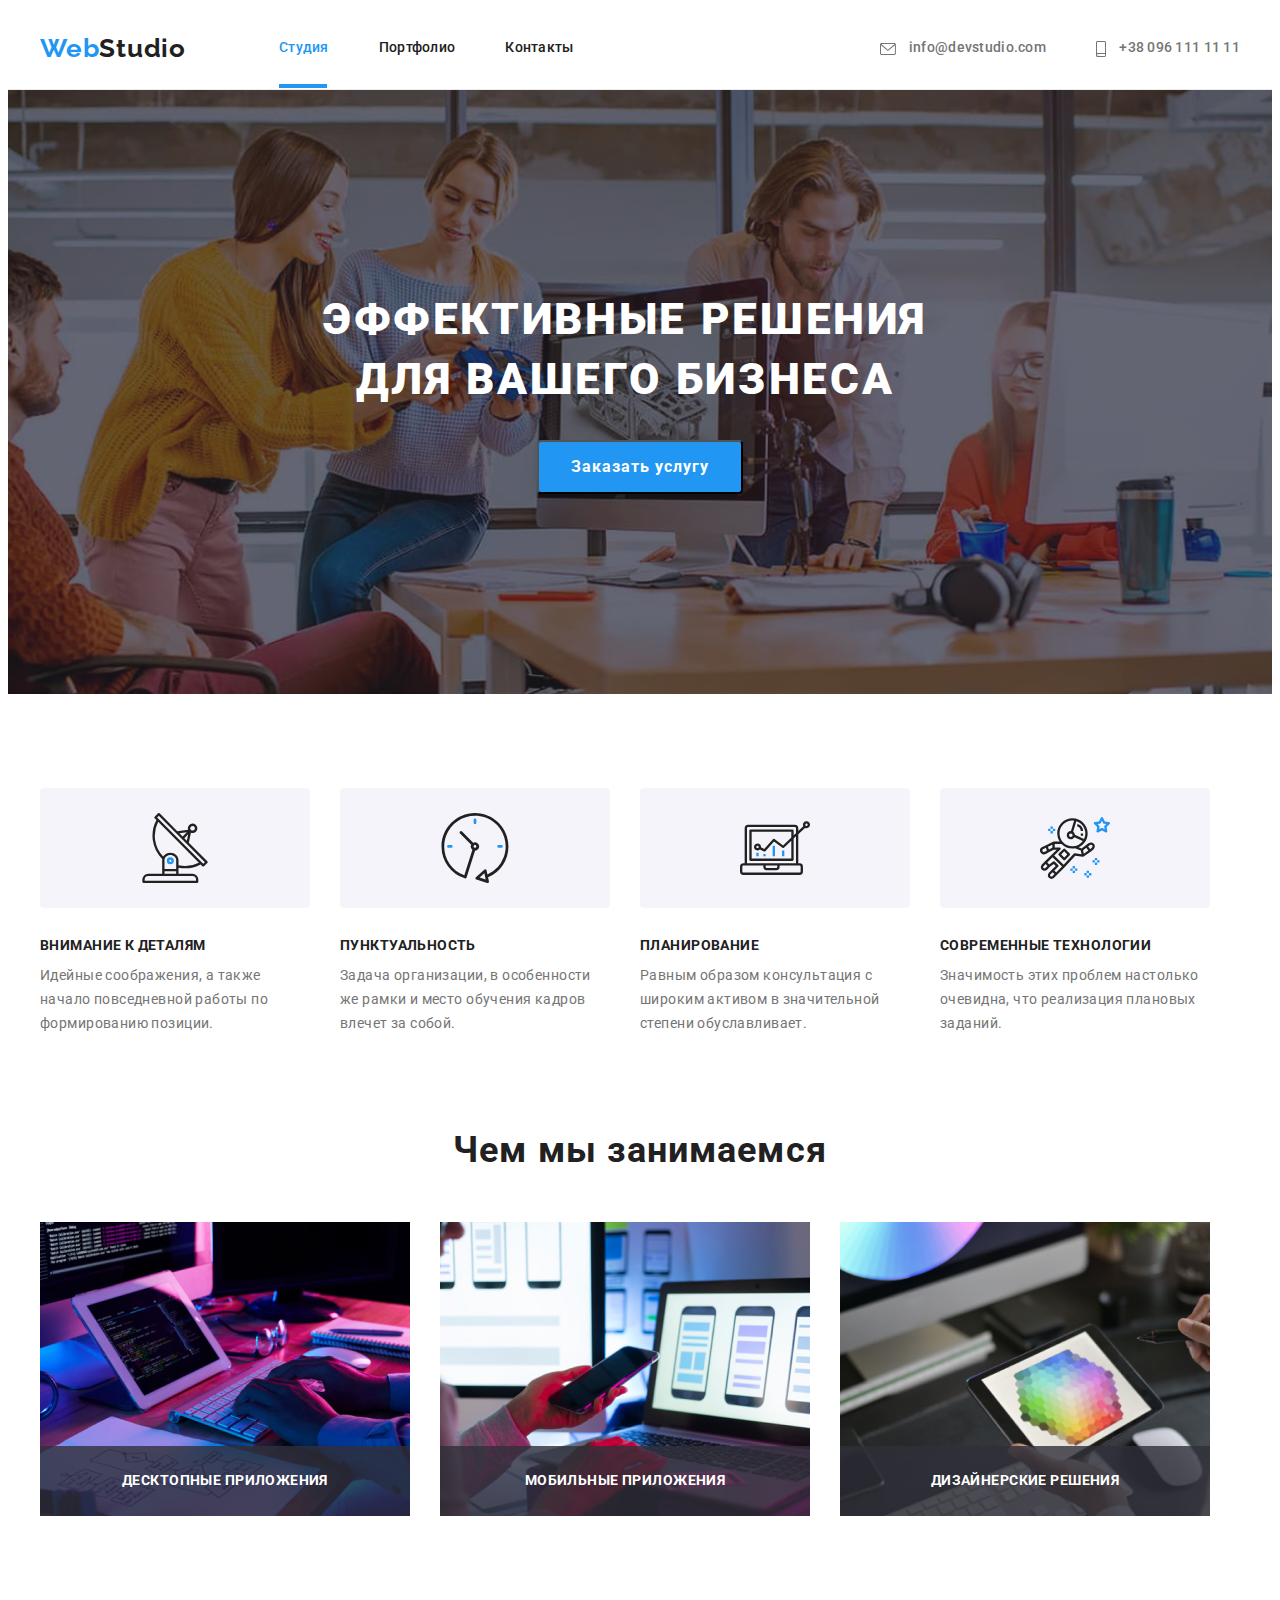
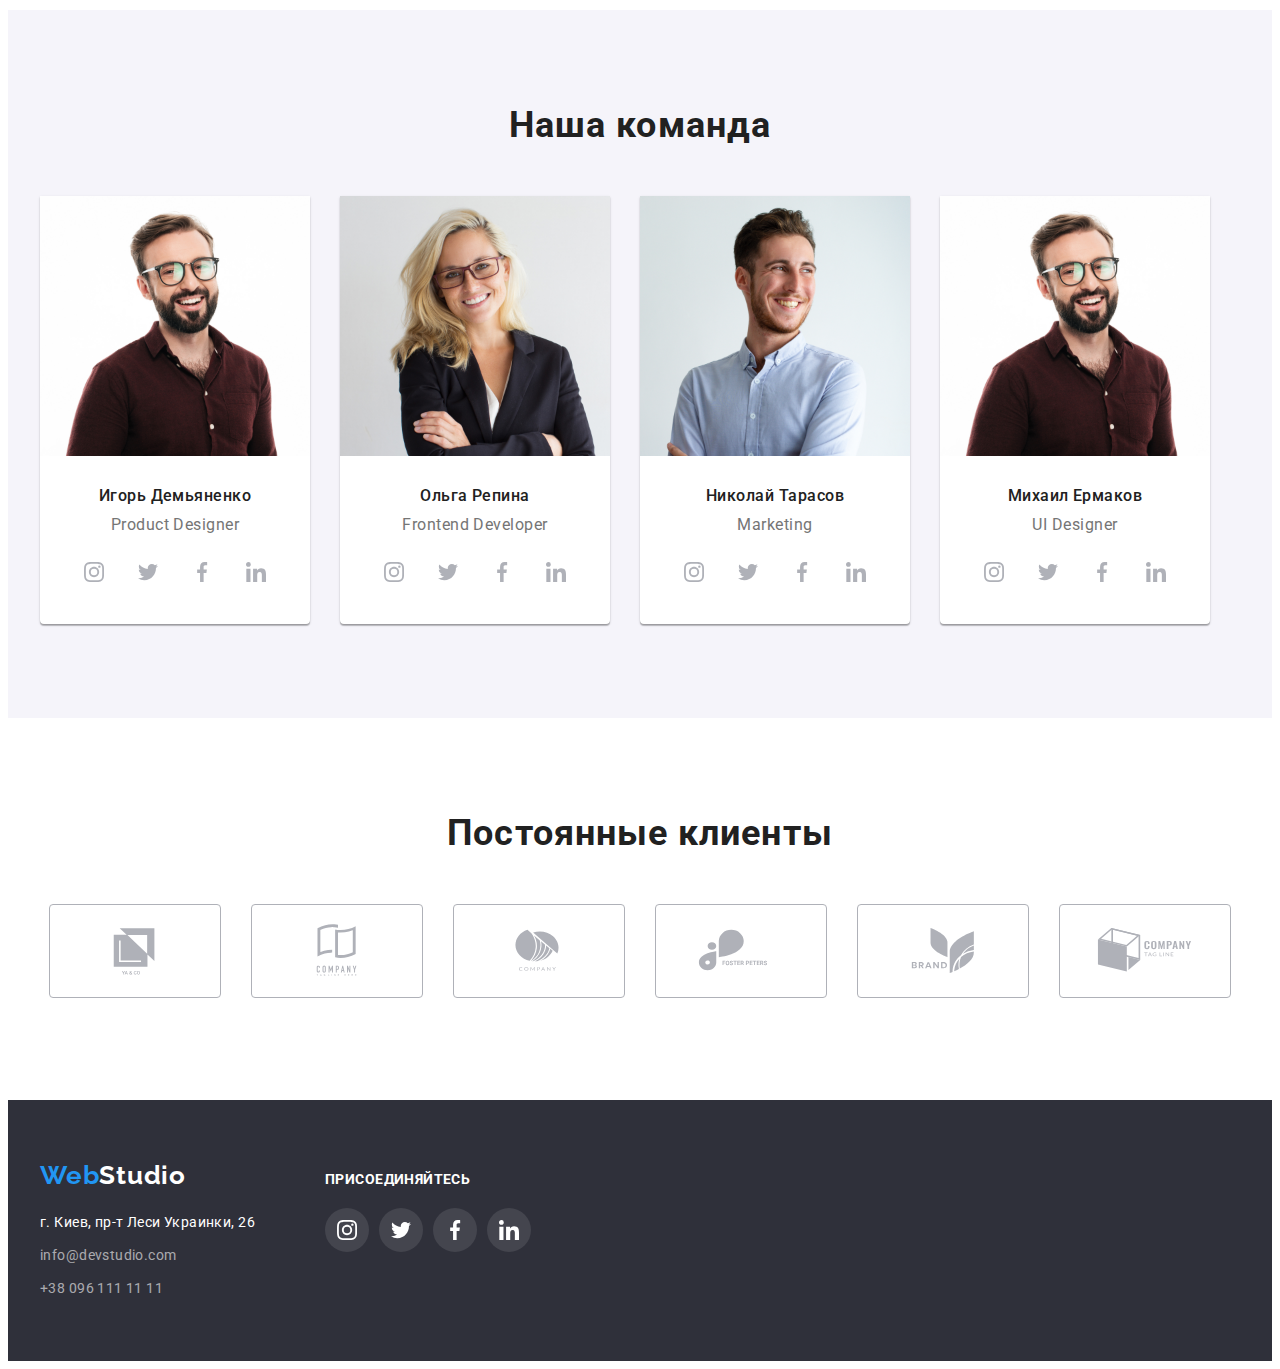
<file: index.html>
<!DOCTYPE html>
<html lang="ru">

<head>
    <meta charset="UTF-8">
    <meta http-equiv="X-UA-Compatible" content="IE=edge">
    <meta name="viewport" content="width=device-width, initial-scale=1.0">
    <title>WebStudio</title>
    <link href="https://fonts.googleapis.com/css2?family=Raleway:wght@700&family=Roboto:wght@400;500;700;900&display=swap"
          rel="stylesheet">
    <link rel="stylesheet" href="https://cdnjs.cloudflare.com/ajax/libs/modern-normalize/1.1.0/modern-normalize.min.css"
          integrity="sha512-wpPYUAdjBVSE4KJnH1VR1HeZfpl1ub8YT/NKx4PuQ5NmX2tKuGu6U/JRp5y+Y8XG2tV+wKQpNHVUX03MfMFn9Q=="
          crossorigin="anonymous" referrerpolicy="no-referrer" />
    <link rel="stylesheet" href="./css/style.css">
</head>

<body>
    <header class="header">
        <div class="container header_nav">
            <a class="logo_title link_logo" href="./index.html"><span class="logo">Web</span>Studio</a>
        <nav class="navigation">
            <ul class="nav_list list">
                <li class="nav_item">
                    <a class="link_active nav_link link_studio link" href=""> <span class="an"> Студия </span></a>
                </li>
                <li class="nav_item" >
                    <a class="nav_link link" href="./portfolio.html">Портфолио</a>
                </li>
                <li class="nav_item">
                    <a class="nav_link link" href="">Контакты</a>
                </li>
            </ul>
        </nav>
        <div class="header_contact">
        <ul class="contact_list list">
            <li class="contact_item" >
                <a class="contact_link link " href="mailto:info@devstudio.com">
                    <svg class="icon_contact" width="16" height ="12">
                        <use href="./img/icons.svg#icon-lettet"></use>
                    </svg>
                    info@devstudio.com</a>
            </li>
            <li class="contact_item">
                <a class="contact_link link" href="tel:+380961111111">
                <svg class="icon_contact" width="10" height ="16">
                    <use href="./img/icons.svg#icon-smartphone"></use>
                </svg>
                    +38 096 111 11 11</a>
            </li>
        </ul></div>
        </div>
    </header>
    <main>
        <section class="hero section">
            <div class="container">
            <h1 class="hero_title">Эффективные решения для вашего бизнеса</h1>
            <button class="hero_btn" type="button" data-modal-open>Заказать услугу</button>
            </div>
        </section>
        <section class="features section">
            <div class="container">
            <ul class="features_list list">
                <li class="features_item">
                    <div class="icon_container">
                    <svg class="icon_features">
                        <use href="./img/icons.svg#icon-antenna-1"></use>
                    </svg>
                    </div>
                    <h3 class="features_title">Внимание к деталям</h3>
                    <p class="features_text">Идейные соображения, а также начало повседневной работы по формированию позиции.</p>
                </li>
                <li class="features_item">
                    <div class="icon_container">
                        <svg class="icon_features">
                            <use href="./img/icons.svg#icon-clock-1"></use>
                        </svg>
                    </div>
                    <h3 class="features_title">Пунктуальность</h3>
                    <p class="features_text">Задача организации, в особенности же рамки и место обучения кадров влечет за собой.</p>
                </li>
                <li class="features_item">
                    <div class="icon_container">
                        <svg class="icon_features">
                            <use href="./img/icons.svg#icon-diagram-1"></use>
                        </svg>
                    </div>
                    <h3 class="features_title">Планирование</h3>
                    <p class="features_text">Равным образом консультация с широким активом в значительной степени обуславливает.</p>
                </li>
                <li class="features_item">
                    <div class="icon_container">
                        <svg class="icon_features">
                            <use href="./img/icons.svg#icon-astronaut-1"></use>
                        </svg>
                    </div>
                    <h3 class="features_title">Современные технологии</h3>
                    <p class="features_text">Значимость этих проблем настолько очевидна, что реализация плановых заданий.</p>
                </li>
            </ul> </div>
        </section>
        <section class="works section">
            <div class="container">
            <h2 class="works_title">Чем мы занимаемся</h2>

            <ul class="works_list list">
                <li class="works_item">
                    <div class="works_cards">
                    <img src="./img/box1.jpg" alt="Фото1_создание сайтов" width="370" height="294">
                    <div class="work_text">
                        <p >Десктопные приложения</p>
                    </div>
                    </div>
                </li>
                <li class="works_item">
                    <div class="works_cards">
                    <img src="./img/box2.jpg" alt="Фото2_адаптивная верстка" width="370" height="294">
                    <div class="work_text">
                        <p>Мобильные приложения</p>
                    </div></div>
                </li>
                <li class="works_item">
                    <div class="works_cards">
                    <img src="./img/box3.jpg" alt="Фото3_адаптивная графика" width="370" height="294">
                    <div class="work_text">
                        <p>Дизайнерские решения</p>
                    </div></div>
                </li>
            </ul> </div>
        </section>
        <section class="team section">
            <div class="container">
            <h2 class="team_title">Наша команда</h2>
            <ul class="team_list list">
                <li class="team_item">
                    <img src="./img/man1.jpg" alt="фото члена команды" width="270" height="260">
                    <p class="team_name">Игорь Демьяненко</p>
                    <p class="team_text">Product Designer</p>
                    <ul class="soc_list list">
                        <li class="soc_item">
                            <a class="soc_link" href="#">
                                <svg class="icon_soc">
                                    <use href="./img/icons.svg#icon-instagram-2"></use>
                                </svg>
                            </a>
                        </li>
                        <li class="soc_item" >
                            <a class="soc_link" href="#">
                                <svg class="icon_soc">
                                    <use href="./img/icons.svg#icon-twitter-1"></use>
                                </svg>
                            </a>
                        </li>
                        <li class="soc_item">
                            <a class="soc_link" href="#">
                                <svg class="icon_soc">
                                    <use href="./img/icons.svg#icon-facebook-1"></use>
                                </svg>
                            </a>
                        </li>
                        <li class="soc_item">
                            <a class="soc_link" href="#">
                                <svg class="icon_soc">
                                    <use href="./img/icons.svg#icon-linkedin-1"></use>
                                </svg>
                            </a>
                        </li>

                    </ul>
                </li>
                <li class="team_item" >
                    <img src="./img/woman.jpg" alt="фото члена команды" width="270" height="260">
                    <p class="team_name">Ольга Репина</p>
                    <p class="team_text" >Frontend Developer</p>
                    <ul class="soc_list list">
                        <li class="soc_item">
                            <a class="soc_link" href="#">
                                <svg class="icon_soc">
                                    <use href="./img/icons.svg#icon-instagram-2"></use>
                                </svg>
                            </a>
                        </li>
                        <li class="soc_item">
                            <a class="soc_link" href="#">
                                <svg class="icon_soc">
                                    <use href="./img/icons.svg#icon-twitter-1"></use>
                                </svg>
                            </a>
                        </li>
                        <li class="soc_item">
                            <a class="soc_link" href="#">
                                <svg class="icon_soc">
                                    <use href="./img/icons.svg#icon-facebook-1"></use>
                                </svg>
                            </a>
                        </li>
                        <li class="soc_item">
                            <a class="soc_link" href="#">
                                <svg class="icon_soc">
                                    <use href="./img/icons.svg#icon-linkedin-1"></use>
                                </svg>
                            </a>
                        </li>
                    
                    </ul>
                </li>
                <li class="team_item">
                    <img src="./img/man2.jpg" alt="фото члена команды" width="270" height="260">
                    <p class="team_name" >Николай Тарасов</p>
                    <p class="team_text">Marketing</p>
                    <ul class="soc_list list">
                        <li class="soc_item">
                            <a class="soc_link" href="#">
                                <svg class="icon_soc">
                                    <use href="./img/icons.svg#icon-instagram-2"></use>
                                </svg>
                            </a>
                        </li>
                        <li class="soc_item">
                            <a class="soc_link" href="#">
                                <svg class="icon_soc">
                                    <use href="./img/icons.svg#icon-twitter-1"></use>
                                </svg>
                            </a>
                        </li>
                        <li class="soc_item">
                            <a class="soc_link" href="#">
                                <svg class="icon_soc">
                                    <use href="./img/icons.svg#icon-facebook-1"></use>
                                </svg>
                            </a>
                        </li>
                        <li class="soc_item">
                            <a class="soc_link" href="#">
                                <svg class="icon_soc">
                                    <use href="./img/icons.svg#icon-linkedin-1"></use>
                                </svg>
                            </a>
                        </li>
                    
                    </ul>
                </li>
                <li class="team_item" >
                    <img src="./img/man1.jpg" alt="фото члена команды" width="270" height="260">
                    <p class="team_name">Михаил Ермаков</p>
                    <p class="team_text" >UI Designer</p>
                    <ul class="soc_list list">
                        <li class="soc_item">
                            <a class="soc_link" href="#">
                                <svg class="icon_soc">
                                    <use href="./img/icons.svg#icon-instagram-2"></use>
                                </svg>
                            </a>
                        </li>
                        <li class="soc_item">
                            <a class="soc_link" href="#">
                                <svg class="icon_soc">
                                    <use href="./img/icons.svg#icon-twitter-1"></use>
                                </svg>
                            </a>
                        </li>
                        <li class="soc_item">
                            <a class="soc_link" href="#">
                                <svg class="icon_soc">
                                    <use href="./img/icons.svg#icon-facebook-1"></use>
                                </svg>
                            </a>
                        </li>
                        <li class="soc_item">
                            <a class="soc_link" href="#">
                                <svg class="icon_soc">
                                    <use href="./img/icons.svg#icon-linkedin-1"></use>
                                </svg>
                            </a>
                        </li>
                    </ul>
                </li>
            </ul> </div>
        </section>
        <section class="client section">
            <div class="container">
            <h2 class="client_title">Постоянные клиенты</h2>
            <ul class="client_list list">
                <li class="client_item">
                    <a class="client_link" href="">
                        <svg class="client_icon">
                            <use href="./img/icons.svg#icon-Logo"></use>
                        </svg>
                    </a>
                </li>
                <li class="client_item">
                    <a class= "client_link" href="">
                        <svg class="client_icon">
                            <use href="./img/icons.svg#icon-Logo-1"></use>
                        </svg>
                    </a>
                </li>
                <li class="client_item">
                    <a class="client_link" href="">
                        <svg class="client_icon">
                            <use href="./img/icons.svg#icon-Logo-2"></use>
                        </svg>
                    </a>
                </li>
                <li class="client_item">
                    <a class="client_link" href="">
                        <svg class="client_icon">
                            <use href="./img/icons.svg#icon-Logo-3"></use>
                        </svg>
                    </a>
                </li>
                <li class="client_item">
                    <a class="client_link" href="">
                        <svg class="client_icon">
                            <use href="./img/icons.svg#icon-Logo-4"></use>
                        </svg>
                    </a>
                </li>
                <li class="client_item">
                    <a class="client_link" href="">
                        <svg class="client_icon">
                            <use href="./img/icons.svg#icon-Logo-5"></use>
                        </svg>
                    </a>
                </li>
             </ul>
            </div>
        </section>
    </main>
    <footer class="footer_nav">
        <div class="container footer">
        <div class="footer_adress">
           <a class="footer_logo link_logo" href=""><span class="logo">Web</span>Studio</a>
            <address class="footer_contact">
            г. Киев, пр-т Леси Украинки, 26
            <a class="footer_link link" href="mailto:info@devstudio.com">info@devstudio.com</a>
            <a class="footer_link link" href="tel:+380961111111">+38 096 111 11 11</a>
        </address>
       </div>
        <div class="footer_soc">
            <h3 class="footer_soc_title">присоединяйтесь</h3>
            <ul class="footer_list list">
                <li class="footer_soc_item">
                    <a class="footer_soc_link" href="#">
                        <svg class="footer_icon_soc">
                            <use href="./img/icons.svg#icon-instagram-2"></use>
                        </svg>
                    </a>
                </li>
                <li class="footer_soc_item">
                    <a class="footer_soc_link" href="#">
                        <svg class="footer_icon_soc">
                            <use href="./img/icons.svg#icon-twitter-1"></use>
                        </svg>
                    </a>
                </li>
                <li class="footer_soc_item">
                    <a class="footer_soc_link" href="#">
                        <svg class="footer_icon_soc">
                            <use href="./img/icons.svg#icon-facebook-1"></use>
                        </svg>
                    </a>
                </li>
                <li class="footer_soc_item">
                    <a class="footer_soc_link" href="#">
                        <svg class="footer_icon_soc">
                            <use href="./img/icons.svg#icon-linkedin-1"></use>
                        </svg>
                    </a>
                </li>
            
            </ul>
        </div>
    </div>
    </footer>
    <div class="backdrop is_hidden" data-modal>
        <div class="modal">
            <button type="button" class="modal_close_btn" data-modal-close>
                <svg class="icon_close">
                    <use href="./img/icons.svg#icon-close"></use>
                </svg>
            </button>
        </div>
    </div>
<script src="./js/modal.js"></script>
</body>

</html>
</file>
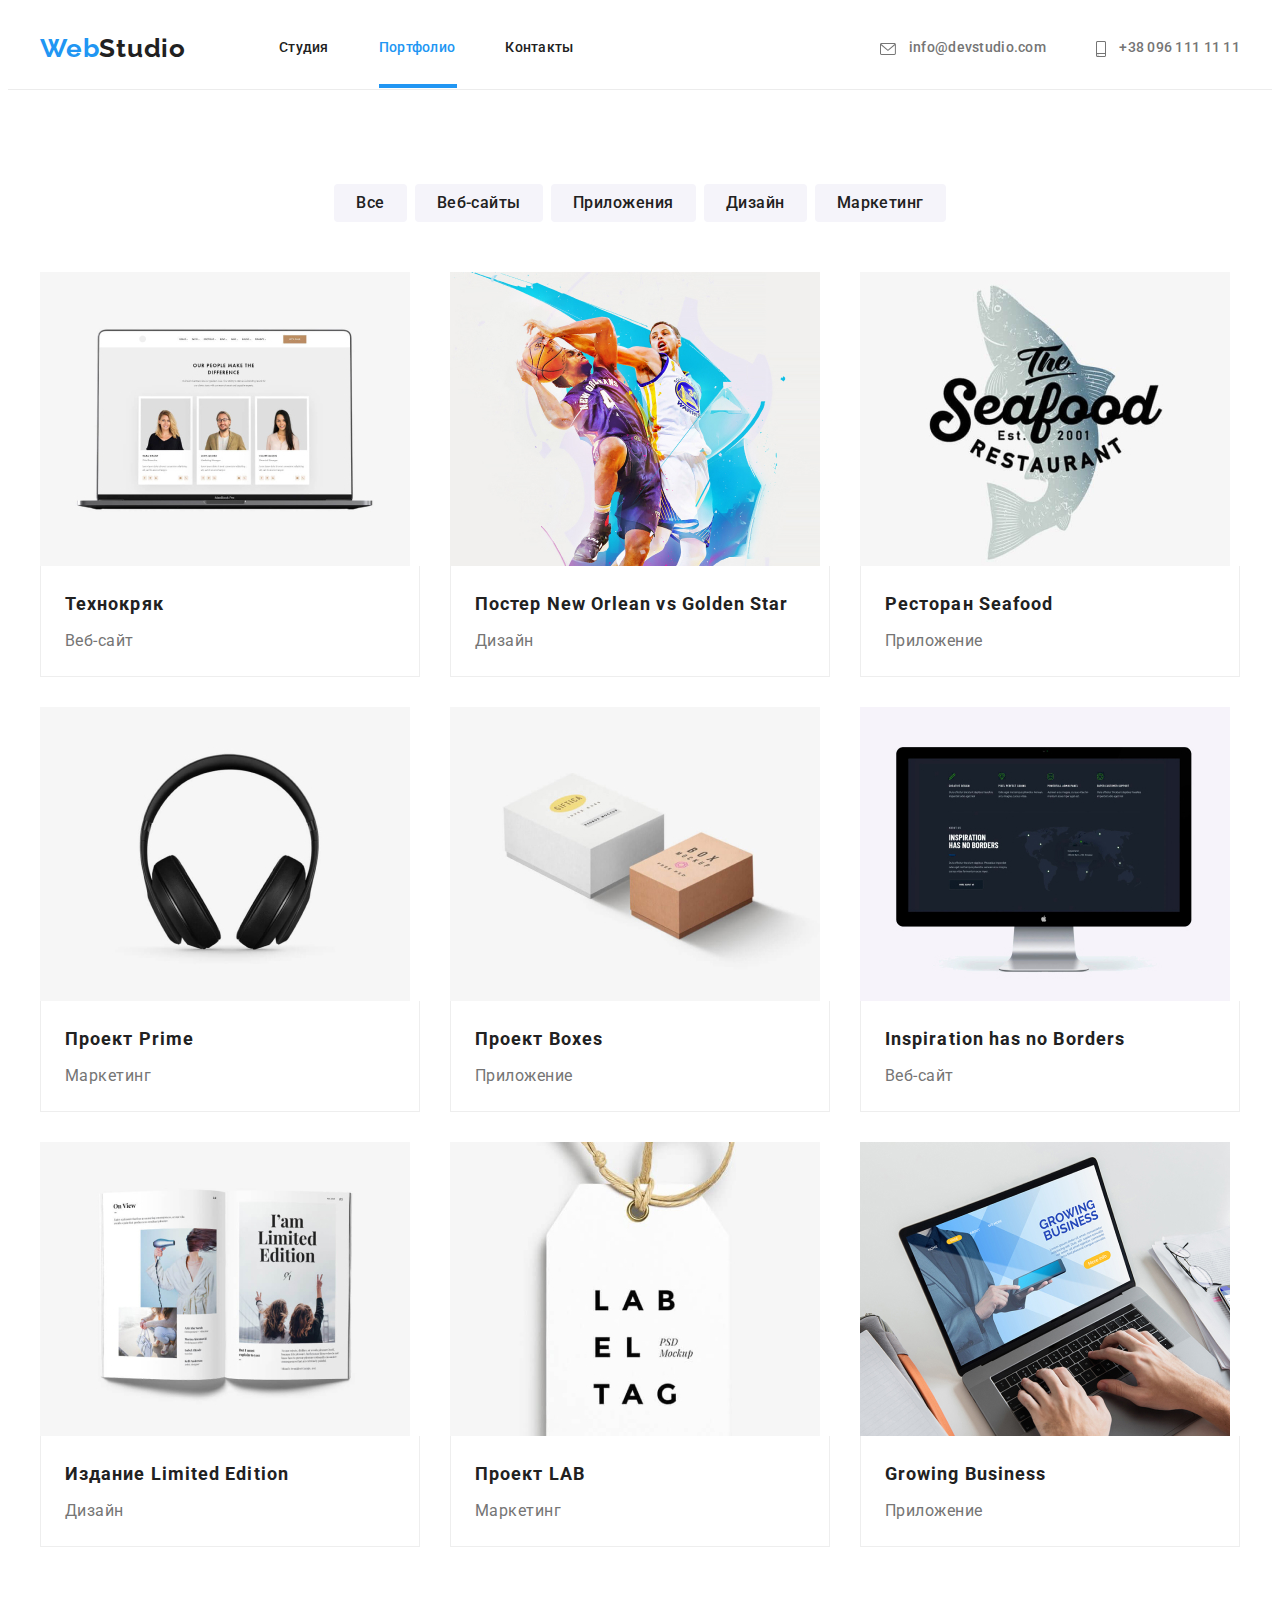
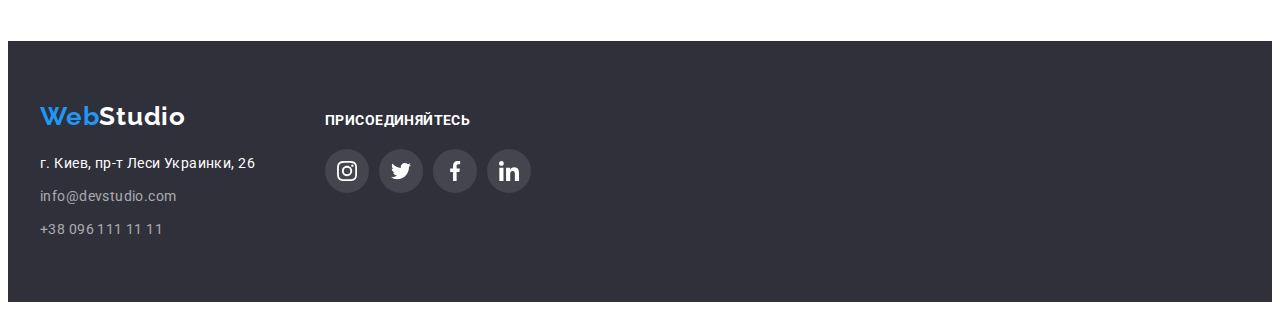
<file: portfolio.html>
<!DOCTYPE html>
<html lang="ru">
<head>
    <meta charset="UTF-8">
    <meta http-equiv="X-UA-Compatible" content="IE=edge">
    <meta name="viewport" content="width=device-width, initial-scale=1.0">
    <title>Portfolio</title>
    <link href="https://fonts.googleapis.com/css2?family=Raleway:wght@700&family=Roboto:wght@400;500;700;900&display=swap" rel="stylesheet">
    <link rel="stylesheet" href="https://cdnjs.cloudflare.com/ajax/libs/modern-normalize/1.1.0/modern-normalize.min.css"
          integrity="sha512-wpPYUAdjBVSE4KJnH1VR1HeZfpl1ub8YT/NKx4PuQ5NmX2tKuGu6U/JRp5y+Y8XG2tV+wKQpNHVUX03MfMFn9Q=="
          crossorigin="anonymous" referrerpolicy="no-referrer" />
    <link rel="stylesheet" href="./css/style.css">
</head>
<body>
    <header class="header">
        <div class="container header_nav">
            <a class="logo_title link_logo" href="./index.html"><span class="logo">Web</span>Studio</a>
            <nav class="navigation">
                <ul class="nav_list list">
                    <li class="nav_item">
                        <a class="nav_link link" href="./index.html">Студия</a>
                    </li>
                    <li class="nav_item">
                        <a class="link_active nav_link link_portfolio link" href="">Портфолио</a>
                    </li>
                    <li class="nav_item">
                        <a class="nav_link link" href="">Контакты</a>
                    </li>
                </ul>
            </nav>
            <div class="header_contact">
                <ul class="contact_list list">
                    <li class="contact_item">
                        <a class="contact_link link " href="mailto:info@devstudio.com">
                            <svg class="icon_contact" width="16" height="12">
                                <use href="./img/icons.svg#icon-lettet"></use>
                            </svg>
                            info@devstudio.com</a>
                    </li>
                    <li class="contact_item">
                        <a class="contact_link link" href="tel:+380961111111">
                            <svg class="icon_contact" width="10" height="16">
                                <use href="./img/icons.svg#icon-smartphone"></use>
                            </svg>
                            +38 096 111 11 11</a>
                    </li>
                </ul>
            </div>
        </div>
    </header>
    <main>
        <section class="galerie">
            <div class="container"></div>
            <h1 class="visually-hidden">Портфолио</h1>
            <ul class="filter_list list">
                <li class="filter_item">
                    <button class ="filter_btn"
                    type="button">Все</button>
                </li>
                <li class="filter_item">
                    <button class="filter_btn" type="button">Веб-сайты</button>
                </li>
                <li class="filter_item">
                    <button class="filter_btn" type="button">Приложения</button>
                </li>
                <li class="filter_item">
                    <button class="filter_btn" type="button">Дизайн</button>
                </li>
                <liclass="filter_item" >
                    <button class="filter_btn" type="button">Маркетинг</button>
                </li>
            </ul>
            </div>
            <div class="container">
            <ul class="galerie_list list">
                <li class="galerie_item">
                    <a class="link" href="#">
                    <div class="galerie_wrap">
                    <img class= "eee" src="./img/tehnocraick.jpg" alt="Вебсайт Технокряк" width="370" height="294">
                    <p class="galerie_cover_text">  Ресурс предлагает комплексные предложения с разным уровнем функционала и сервисов. Все это позволит посетителю получить
                    исчерпывающие сведения о компании или частном лице.</p></div>
                    <div class="text_card">
                    <h2 class="galerie_title">Технокряк</h2>
                    <p class="galerie_text">Веб-сайт</p>
                    </div></a>
                
                </li>
                <li class="galerie_item">
                    <a class="link" href="#">
                        <div class="galerie_wrap">
                        <img src="./img/poster.jpg" alt="Постер New Orlean vs Golden Star" width="370" height="294">
                        <p class="galerie_cover_text"> Ресурс предлагает комплексные предложения с разным уровнем функционала и сервисов. Все
                            это позволит посетителю получить
                            исчерпывающие сведения о компании или частном лице.</p>
                        </div>
                    <div class="text_card">
                    <h2 class="galerie_title" >Постер New Orlean vs Golden Star</h2>
                    <p class="galerie_text" >Дизайн</p> </div>
                    </a>
                   
                </li>
                <li class="galerie_item">
                    <a class="link" href="#">
                        <div class="galerie_wrap">
                        <img src="./img/seafood.jpg" alt="Ресторан Seafood" width="370" height="294">
                        <p class="galerie_cover_text"> Ресурс предлагает комплексные предложения с разным уровнем функционала и сервисов. Все
                            это позволит посетителю получить
                            исчерпывающие сведения о компании или частном лице.</p>
                        </div>
                    <div class="text_card">
                    <h2 class="galerie_title" >Ресторан Seafood</h2>
                    <p class="galerie_text" >Приложение</p> </div> </a>
                    
                </li>
                <li class="galerie_item" >
                    <a class="link" href="#">
                        <div class="galerie_wrap">
                        <img src="./img/prime.jpg" alt="Проект Prime" width="370" height="294">
                        <p class="galerie_cover_text"> Ресурс предлагает комплексные предложения с разным уровнем функционала и сервисов. Все
                            это позволит посетителю получить
                            исчерпывающие сведения о компании или частном лице.</p>
                        </div>
                    <div class="text_card">
                    <h2 class="galerie_title">Проект Prime</h2>
                    <p class="galerie_text" >Маркетинг</p></div> </a>
                    
                </li>
                <li class="galerie_item">
                    <a class="link" href="#">
                        <div class="galerie_wrap">
                        <img src="./img/boxes.jpg" alt="Проект Boxes" width="370" height="294">
                        <p class="galerie_cover_text"> Ресурс предлагает комплексные предложения с разным уровнем функционала и сервисов. Все
                            это позволит посетителю получить
                            исчерпывающие сведения о компании или частном лице.</p>
                        </div>
                    <div class="text_card">
                    <h2 class="galerie_title">Проект Boxes</h2>
                    <p class="galerie_text">Приложение</p></div> </a>
                    
                </li>
                <li class="galerie_item">
                    <a class="link" href="#">
                        <div class="galerie_wrap">
                        <img src="./img/inspiration.jpg" alt="Inspiration has no Borders" width="370" height="294">
                        <p class="galerie_cover_text"> Ресурс предлагает комплексные предложения с разным уровнем функционала и сервисов. Все
                            это позволит посетителю получить
                            исчерпывающие сведения о компании или частном лице.</p>
                        </div>
                    <div class="text_card">
                    <h2 class="galerie_title" >Inspiration has no Borders</h2>
                    <p class="galerie_text" >Веб-сайт</p> </div></a>
                   
                </li>
                <li class="galerie_item">
                    <a class="link" href="#">
                        <div class="galerie_wrap">
                        <img src="./img/limited.jpg" alt="Издание Limited Edition" width="370" height="294">
                        <p class="galerie_cover_text"> Ресурс предлагает комплексные предложения с разным уровнем функционала и сервисов. Все
                            это позволит посетителю получить
                            исчерпывающие сведения о компании или частном лице.</p>
                        </div>
                    <div class="text_card">
                    <h2 class="galerie_title">Издание Limited Edition</h2>
                    <p class="galerie_text" >Дизайн</p> </div></a>
                   
                </li>
                <li class="galerie_item">
                    <a class="link" href="#">
                        <div class="galerie_wrap">
                        <img src="./img/lab.jpg" alt="Проект LAB" width="370" height="294">
                        <p class="galerie_cover_text"> Ресурс предлагает комплексные предложения с разным уровнем функционала и сервисов. Все
                            это позволит посетителю получить
                            исчерпывающие сведения о компании или частном лице.</p>
                        </div>
                    <div class="text_card">
                    <h2 class="galerie_title">Проект LAB</h2>
                    <p class="galerie_text">Маркетинг</p> </div></a>
                    
                </li>
                <li class="galerie_item">
                    <a class="link" href="#">
                        <div class="galerie_wrap">
                        <img src="./img/growing.jpg" alt="Growing Business" width="370" height="294">
                        <p class="galerie_cover_text"> Ресурс предлагает комплексные предложения с разным уровнем функционала и сервисов. Все
                            это позволит посетителю получить
                            исчерпывающие сведения о компании или частном лице.</p>
                        </div>
                    <div class="text_card">
                    <h2 class="galerie_title">Growing Business</h2>
                    <p class="galerie_text" >Приложение</p></div> </a>
                    
                </li>
            </ul></div>
        </section>
    </main>
<footer class="footer_nav">
    <div class="container footer">
        <div class="footer_adress">
            <a class="footer_logo link_logo" href=""><span class="logo">Web</span>Studio</a>
            <address class="footer_contact">
                г. Киев, пр-т Леси Украинки, 26
                <a class="footer_link link" href="mailto:info@devstudio.com">info@devstudio.com</a>
                <a class="footer_link link" href="tel:+380961111111">+38 096 111 11 11</a>
            </address>
        </div>
        <div class="footer_soc">
            <h3 class="footer_soc_title">присоединяйтесь</h3>
            <ul class="footer_list list">
                <li class="footer_soc_item">
                    <a class="footer_soc_link" href="#">
                        <svg class="footer_icon_soc">
                            <use href="./img/icons.svg#icon-instagram-2"></use>
                        </svg>
                    </a>
                </li>
                <li class="footer_soc_item">
                    <a class="footer_soc_link" href="#">
                        <svg class="footer_icon_soc">
                            <use href="./img/icons.svg#icon-twitter-1"></use>
                        </svg>
                    </a>
                </li>
                <li class="footer_soc_item">
                    <a class="footer_soc_link" href="#">
                        <svg class="footer_icon_soc">
                            <use href="./img/icons.svg#icon-facebook-1"></use>
                        </svg>
                    </a>
                </li>
                <li class="footer_soc_item">
                    <a class="footer_soc_link" href="#">
                        <svg class="footer_icon_soc">
                            <use href="./img/icons.svg#icon-linkedin-1"></use>
                        </svg>
                    </a>
                </li>

            </ul>
        </div>
    </div>
</footer>
</body>
</html>
</file>
<file: css/style.css>
:root {
    --header-color: #2F303A;
    --title-color: #212121;
    --text-color: #757575;
    --blue-text-color: #2196F3;
    --background-color: #F5F4FA;
    --secondary-color: #ffffff;
}

body {
    font-family: Roboto, Tahomo, sans-serif;
    color: var(--text-color);
}

p, 
h1, 
h2, 
h3, 
h4, 
h5, 
h6 {
    margin: 0;
}

ul,
ol {
    padding-left: 0;
    margin: 0;
}
img {
    display: block;
    max-width: 100%;
    height: auto;
}
.container {
    width: 1200px;
    padding-left: 15px;
    padding-right: 15px;
    margin: 0 auto;
}
.list {
    list-style: none;
}
.link {
    text-decoration: none;
    transition: color 250ms cubic-bezier(0.4, 0, 0.2, 1);
}
.link:hover,
.link:focus {
    color: var(--blue-text-color);
}
.link_logo {
    text-decoration: none;
}
.visually-hidden {
    position: absolute;
    white-space: nowrap;
    width: 1px;
    height: 1px;
    overflow: hidden;
    border: 0;
    padding: 0;
    clip: rect(0 0 0 0);
    clip-path: inset(50%);
    margin: -1px;
}
.section {
    padding-top: 94px;
    padding-bottom: 94px;
}
/* ---------------------header------------------------- */

.header {
    border-bottom: 1px solid #ECECEC;
}
.header_nav {
    display: flex;
    align-items: center;
}
.navigation, .contact_link {
    background-color: var(--secondary-color);
    font-weight: 500;
    font-size: 14px;
    line-height: 1.14;
    letter-spacing: 0.02em;
    
}

.logo_title {
    padding-top: 25px;
    padding-bottom: 25px;
    margin-right: 93px;
    
}

.logo_title, .footer_logo {
    font-family: Raleway, Tahoma, sans-serif;
    font-weight: 700;
    font-size: 26px;
    line-height: 1.19;
    letter-spacing: 0.03em;
 
}

.logo_title, .nav_link {
    color: var(--title-color);
}
.logo {
    color: var(--blue-text-color);
}
.icon_contact {
    fill: currentColor;
    margin-right: 10px;
    vertical-align: middle;
}

.link_active{
    color: var(--blue-text-color);
}

.link_studio {
    position: relative;
}
.link_studio::after {
    content: "";
    width: 48px;
    height: 4px;
    background-color: var(--blue-text-color);
    display: block;
    position: absolute;
    bottom: 0;
}
.contact_link {
    color: var(--text-color);


}
.nav_list {
    display: flex;
}
.nav_item:not(:last-child) {
    margin-right: 50px;
}
.nav_link, .contact_link{
    display: block;
    padding-top: 32px;
    padding-bottom: 32px;
  } 
.header_contact {
    margin-left: auto;
}
.contact_list {
    display: flex;
    align-items: center;
    
}


.contact_item:not(:last-child) {
    margin-right: 50px; 
}

.link_portfolio {
    position: relative;
}
.link_portfolio::after {
    content: "";
    width: 78px;
    height: 4px;
    background-color: var(--blue-text-color);
    display: block;
    position: absolute;
    bottom: 0;
}

/* ---------------------hero------------------------- */

.hero {
    background-color: var(--header-color);
    padding-top: 200px;
    padding-bottom: 200px;
    max-width: 1600px;
    margin: 0 auto;
    background-image: linear-gradient(
        rgba(47, 48, 58, 0.4),
        rgba(47, 48, 58, 0.4)
    ),
    url(../img/overlay.jpg);
    background-repeat: no-repeat;
    background-size: cover;
    background-position: center;
}
.hero_title {
    margin-bottom: 30px;
    margin-left: 237px;
    margin-right: auto;
    width: 696px;
    font-weight: 900;
    font-size: 44px;
    line-height: 1.36;
    text-align: center;
    letter-spacing: 0.06em;
    text-transform: uppercase;
    color: var(--secondary-color);
    
}
.hero_btn {
    display: block;
    margin: 0 auto;
    padding: 10px 32px;
    cursor: pointer;
    font-family: inherit;
    font-weight: 700;
    font-size: 16px;
    line-height: 1.88;
    align-items: center;
    text-align: center;
    letter-spacing: 0.06em;
    background-color: var(--blue-text-color);
    color: var(--secondary-color);
    box-shadow: 0px 4px 4px rgba(0, 0, 0, 0.15);
    border-radius: 4px;
}

/* --------------------features------------------------ */
.features {
    padding-bottom: 0;
}

.icon_features {
    width: 70px;
    height: 70px;
   
    
    
}
.icon_container {
    background-color: var(--background-color);
    height: 120px;
    border-radius: 4px;
    margin-bottom: 30px;
    display: flex;
    justify-content: center;
    align-items: center;
    
}
.features_title {
    font-weight: 700;
    font-size: 14px;
    line-height: 1.14;
    letter-spacing: 0.03em;
    text-transform: uppercase;
    color: var(--title-color);
    margin-bottom: 10px;
}    

.features_text, .footer_nav {
    font-size: 14px;
    line-height: 1.71;
    letter-spacing: 0.03em;
}
.features_list {
    display: flex;
}

.features_item {
    width: 270px;
}

.features_item:not(:last-child) {
    margin-right: 30px;
}
/* --------------------works-team ----------------------- */

.works_title, .team_title, .client_title {
    font-weight: 700;
    font-size: 36px;
    line-height: 1.17;
    letter-spacing: 0.03em;
    color: var(--title-color);
}
.works_title {
    margin-bottom: 50px;
    text-align: center;
}
.works_list {
    display: flex;
}
.works_item:not(:last-child) {
    margin-right: 30px;
}
.works_cards {
    position: relative;
}
.work_text {
    font-weight: 700;
    font-size: 14px;
    line-height: 1.14;
    text-align: center;
    letter-spacing: 0.03em;
    text-transform: uppercase;
    background-color: rgba(47, 48, 58, 0.8); ;
    color: var(--secondary-color);
    width: 370px;
    min-height: 70px;
    display: flex;
    align-items: center;
    justify-content: center;
    position: absolute;
    bottom: 0;
   
}



.team {
    background-color: var(--background-color);
    font-size: 16px;
    line-height: 1.19;
    letter-spacing: 0.03em;
}
.team_title {
    margin-bottom: 50px;
    text-align: center;
}
.team_list {
    display: flex;
}
.team_item {
    background-color: var(--secondary-color);
    box-shadow: 0px 1px 3px rgba(0, 0, 0, 0.12),
    0px 1px 1px rgba(0, 0, 0, 0.14),
    0px 2px 1px rgba(0, 0, 0, 0.2);
    border-radius: 0px 0px 4px 4px;
}    

.team_item:not(:last-child) {
    margin-right: 30px;
}

.team_name {
    font-weight: 500;
    color: var(--title-color);
    margin-top: 30px;
    margin-bottom: 10px;
    text-align: center;
}
.team_text {
    text-align: center;
    margin-bottom: 16px;
}

.soc_list {
    display: flex;
    justify-content: center;
}
.soc_item + .soc_item {
    margin-left: 10px;
    margin-bottom: 30px;
}
.soc_link {
    width: 44px;
    height: 44px;
    background-color: var(--secondary-color);
    border-radius: 50%;
    display: flex;
    justify-content: center;
    align-items: center;
    fill: #AFB1B8;
    transition: background-color 250ms cubic-bezier(0.4, 0, 0.2, 1), fill 250ms cubic-bezier(0.4, 0, 0.2, 1);
}

.soc_link:hover, .soc_link:focus {
    background-color: var(--blue-text-color);
    fill: var(--secondary-color);
}

.icon_soc {
    width: 20px;
    height: 20px;
}

/* ----------------------client----------------------- */

.client {
    padding-bottom: 102px;
}

.client_title {
    margin-bottom: 50px;
    text-align: center;
}

.client_list {
    display: flex;
    justify-content: center;
}

.client_item + .client_item {
    margin-left: 30px;
    }

.client_link {
    width: 170px;
    height: 92px;
    background-color: var(--secondary-color);
    border: 1px solid #AFB1B8;
    border-radius: 4px;
    display: flex;
    justify-content: center;
    align-items: center;
    fill: #AFB1B8;
    transition: fill 250ms cubic-bezier(0.4, 0, 0.2, 1),
    border 250ms cubic-bezier(0.4, 0, 0.2, 1);
}
.client_link:hover,
.client_link:focus {
    fill: var(--blue-text-color);
    border: 1px solid var(--blue-text-color);
}
.client_icon {
    width: 106px;
    height: 60px;
}


/* --------------------footer----------------------- */
.footer_contact{
    font-style: normal;
}

.footer_nav {
    background-color: var(--header-color);
    color: var(--secondary-color);
    
 }
.footer_adress {
    padding-top: 60px;
    padding-bottom: 60px;
}
 .footer {
     display: flex;
     
 }
 .footer_soc {
    margin-left: 70px;
    padding-top: 72px;
    padding-bottom: 100px;
 }
.footer_logo {
    display: block;
    color: var(--secondary-color);
    margin-bottom: 20px;
}

.footer_link {
    color: rgba(255, 255, 255, 0.6);
    margin-top: 9px;
}
.footer_contact{
    display: flex;
    flex-flow: column wrap;
    }

.footer_soc_title {
    font-weight: 700;
    font-size: 14px;
    line-height: 1.14;
    letter-spacing: 0.03em;
    text-transform: uppercase;
    color: var(--secondary-color);
    margin-bottom: 20px;
}    
.footer_list {
    display: flex;
    
}

.footer_soc_item + .footer_soc_item {
    margin-left: 10px;
    
}

.footer_soc_link {
    width: 44px;
    height: 44px;
    background-color: rgba(255, 255, 255, 0.1);
    border-radius: 50%;
    display: flex;
    justify-content: center;
    align-items: center;
    fill: var(--secondary-color);
    transition: background-color 250ms cubic-bezier(0.4, 0, 0.2, 1),
    fill 250ms cubic-bezier(0.4, 0, 0.2, 1);
}

.footer_soc_link:hover,
.footer_soc_link:focus {
    background-color: var(--blue-text-color);
    fill: var(--secondary-color);
}

.footer_icon_soc {
    width: 20px;
    height: 20px;
}

/* --------------------portfolio-------------------- */
.filter_list {
    display: flex;
    justify-content: center;
    margin-bottom: 50px;
}
.filter_item:not(:last-child) {
    margin-right: 8px;
}
.filter_btn {
    cursor: pointer;
    padding: 6px 22px;
    font-family: inherit;
    font-weight: 500;
    font-size: 16px;
    line-height: 1.63;
    text-align: center;
    letter-spacing: 0.03em;
    color: var(--title-color);
    background-color: var(--background-color);
    border: none;
    border-radius: 4px;
    transition: background-color 250ms cubic-bezier(0.4, 0, 0.2, 1),
                color 250ms cubic-bezier(0.4, 0, 0.2, 1),
                box-shadow 250ms cubic-bezier(0.4, 0, 0.2, 1);
}

.filter_btn:hover,
.filter_btn:focus {
    background-color: var(--blue-text-color);
    color: var(--secondary-color);
    box-shadow: 0px 3px 1px rgba(0, 0, 0, 0.1),
    0px 1px 2px rgba(0, 0, 0, 0.08),
    0px 2px 2px rgba(0, 0, 0, 0.12);
    
}


/* --------------------galerie-------------------- */
.galerie {
    padding-top: 94px;
    padding-bottom: 94px;
}

.galerie_list {
    display: flex;
    flex-wrap: wrap;
    margin-left: -30px;
    margin-top: -30px;
}
.galerie_item {
    margin-left: 30px;
    margin-top: 30px;
    flex-basis: calc((100% - 90px) / 3);
    transition: box-shadow 250ms cubic-bezier(0.4, 0, 0.2, 1); 
}

.galerie_item:hover,
.galerie_item:focus {
    box-shadow: 0px 4px 4px rgba(0, 0, 0, 0.25);
    
}
.galerie_title {
    margin-bottom: 4px;
    font-weight: 700;
    font-size: 18px;
    line-height: 2;
    letter-spacing: 0.06em;
    color: var(--title-color);
}

.galerie_text {
    font-size: 16px;
    line-height: 1.88;
    letter-spacing: 0.03em;
    color: var(--text-color); 
}

.text_card {
    padding: 20px 24px;
    border-bottom: 1px solid #EEEEEE;
    border-left: 1px solid #EEEEEE;
    border-right: 1px solid #EEEEEE;
}

.galerie_wrap {
    position: relative;
    overflow: hidden;  
}

.galerie_cover_text {
    position: absolute;
    top: 0;
    background-color: rgba(33, 150, 243, 0.9);
    color: var(--secondary-color);
    font-size: 18px;
    line-height: 1.56;
    letter-spacing: 0.03em; 
    padding: 63px 24px;
    height: 100% - 1px;
    transform: translateY(100%);
    transition: transform 250ms cubic-bezier(0.4, 0, 0.2, 1); 
    overflow: auto;
}

.galerie_item:hover .galerie_cover_text,
.galerie_item:focus .galerie_cover_text {
    transform: translateY(0%);
}

/* -------------backdrop------------------------------ */


.backdrop {
    position: fixed;
    top: 0;
    width: 100%;
    height: 100%;
    background-color: rgba(0, 0, 0, 0.2);
    transition: opacity 500ms, visibility 500ms;
   
}

.backdrop.is_hidden .modal {
    transform: scale(1) translateY(0) ;
    transition: transform 500ms cubic-bezier(0.39, 0.575, 0.565, 1);
}  

.modal {
    width: 528px;
    min-height: 581px;
    background-color: var(--secondary-color);
    box-shadow: 0px 1px 3px rgba(0, 0, 0, 0.12),
    0px 1px 1px rgba(0, 0, 0, 0.14),
    0px 2px 1px rgba(0, 0, 0, 0.2);
    border-radius: 4px;
    position: absolute;
    top: 50%;
    left: 50%;
    transition: transform 500ms cubic-bezier(0.39, 0.575, 0.565, 1);
    transform: translate(-50%, -50%) rotate(0);
    
}

 .icon_close {
    width: 18px;
    height: 18px;
    display: flex;
    justify-content: center;
    align-items: center; 
    margin: auto;
} 
.modal_close_btn {
    border-radius: 50%; 
    background-color: transparent;
    border: 1px solid rgba(0, 0, 0, 0.1);
    position: absolute;
    top: 8px;
    right: 8px;
    width: 30px;
    height: 30px;
    align-items: center;
    text-align: center;
    padding: 0;
}
.is_hidden {
    opacity: 0;
    pointer-events: none;
    visibility: hidden;
}
</file>
